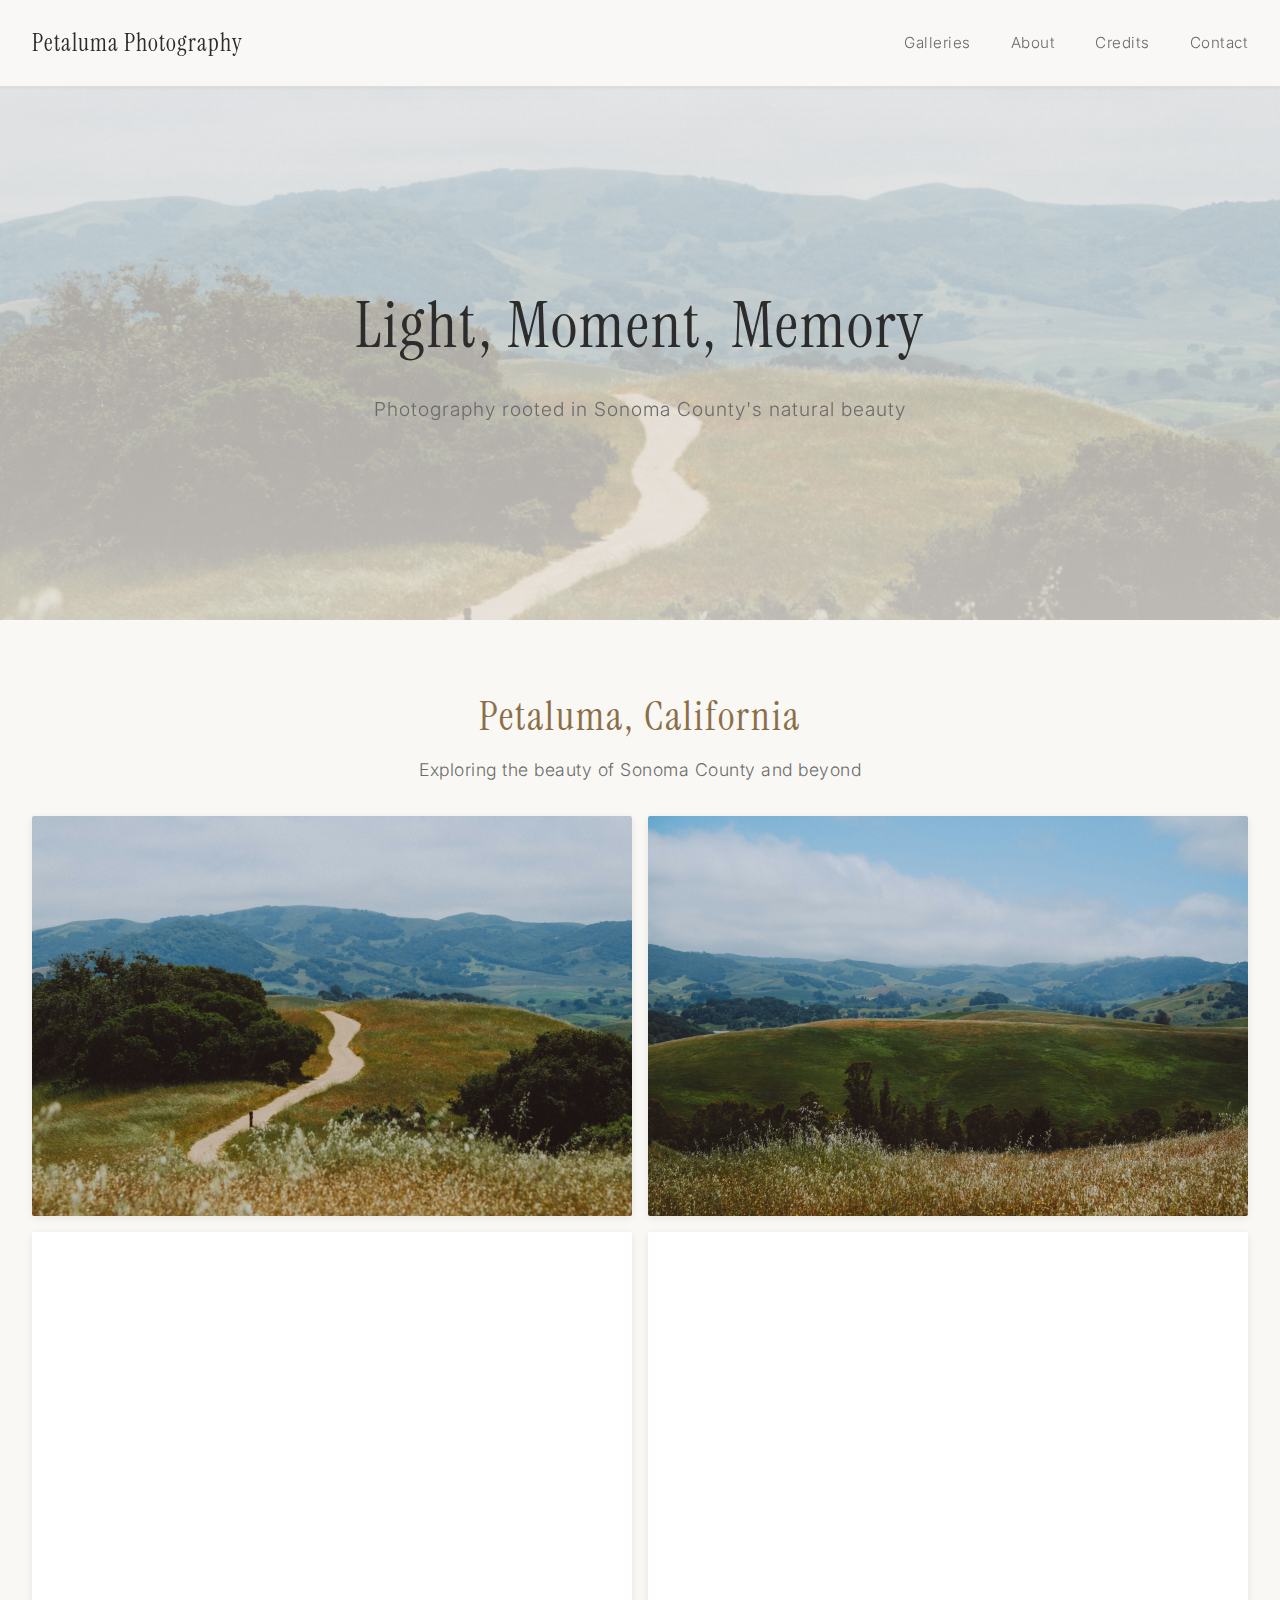
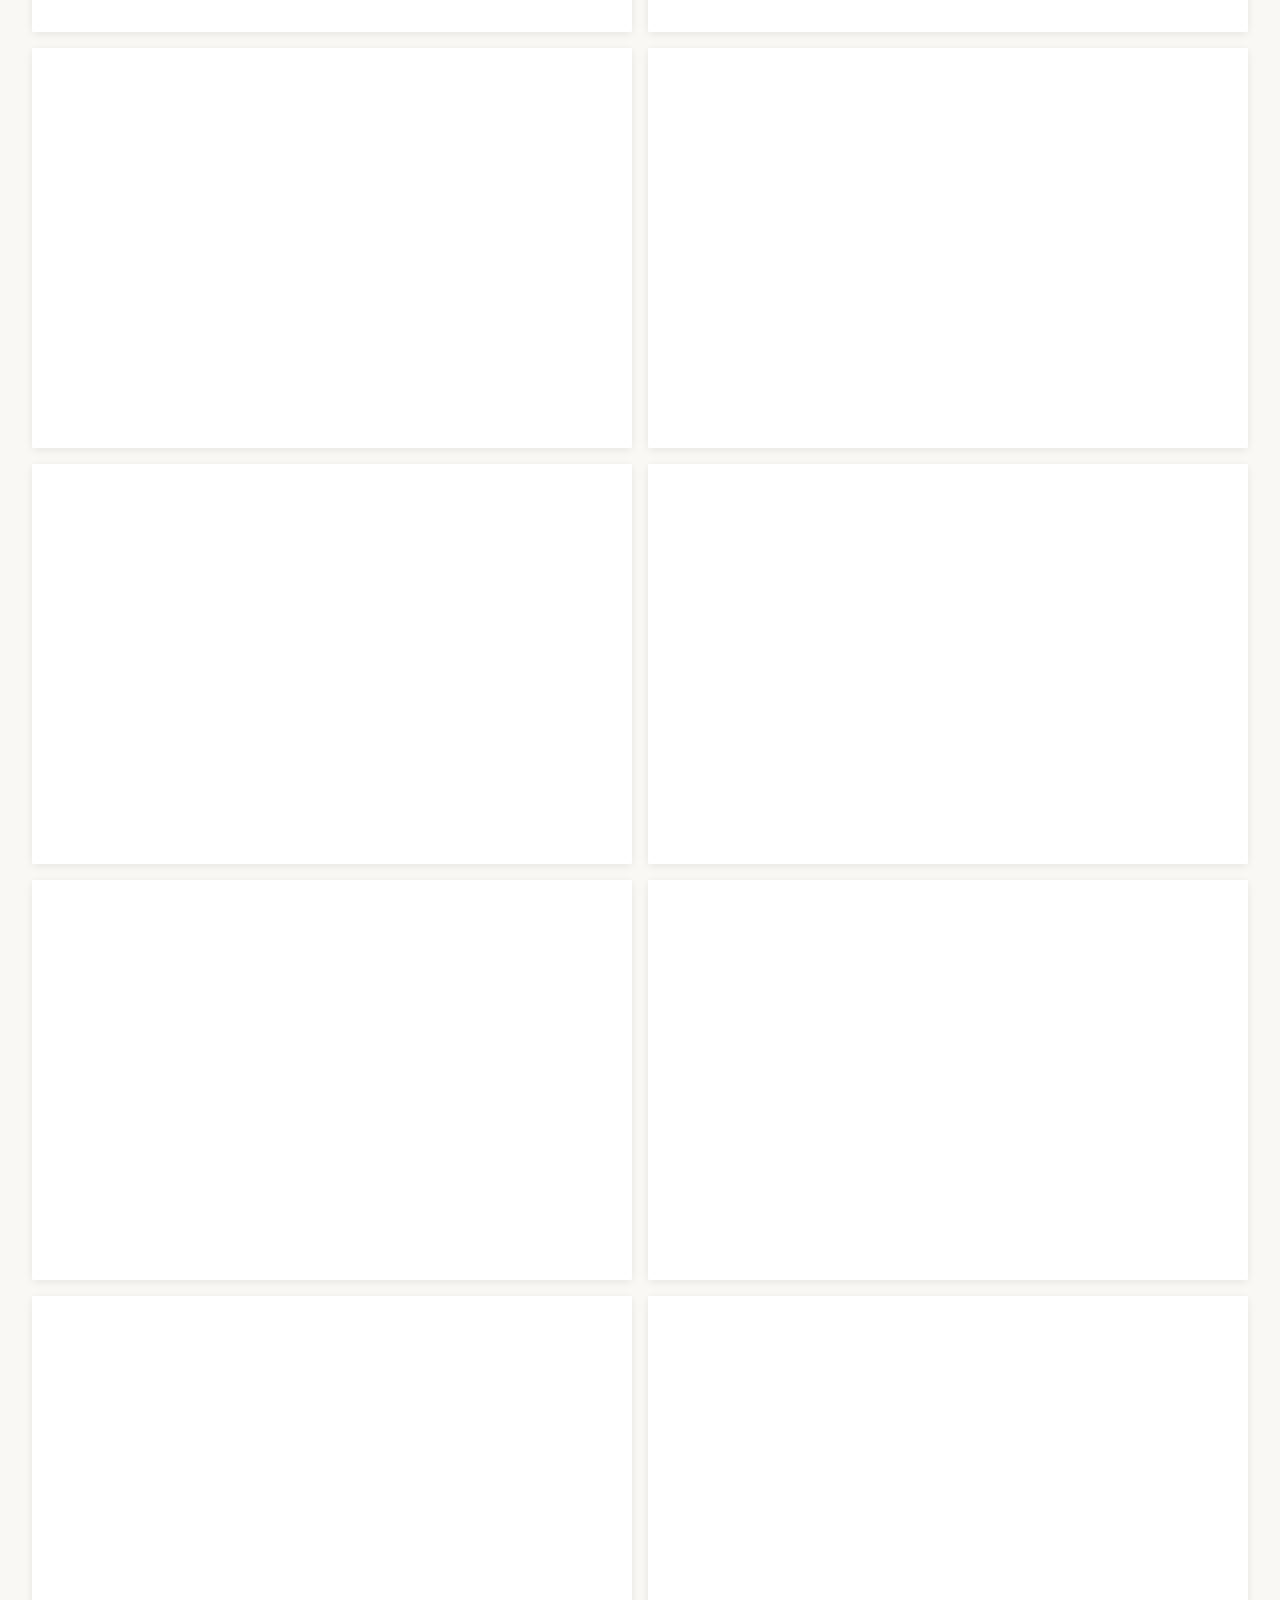
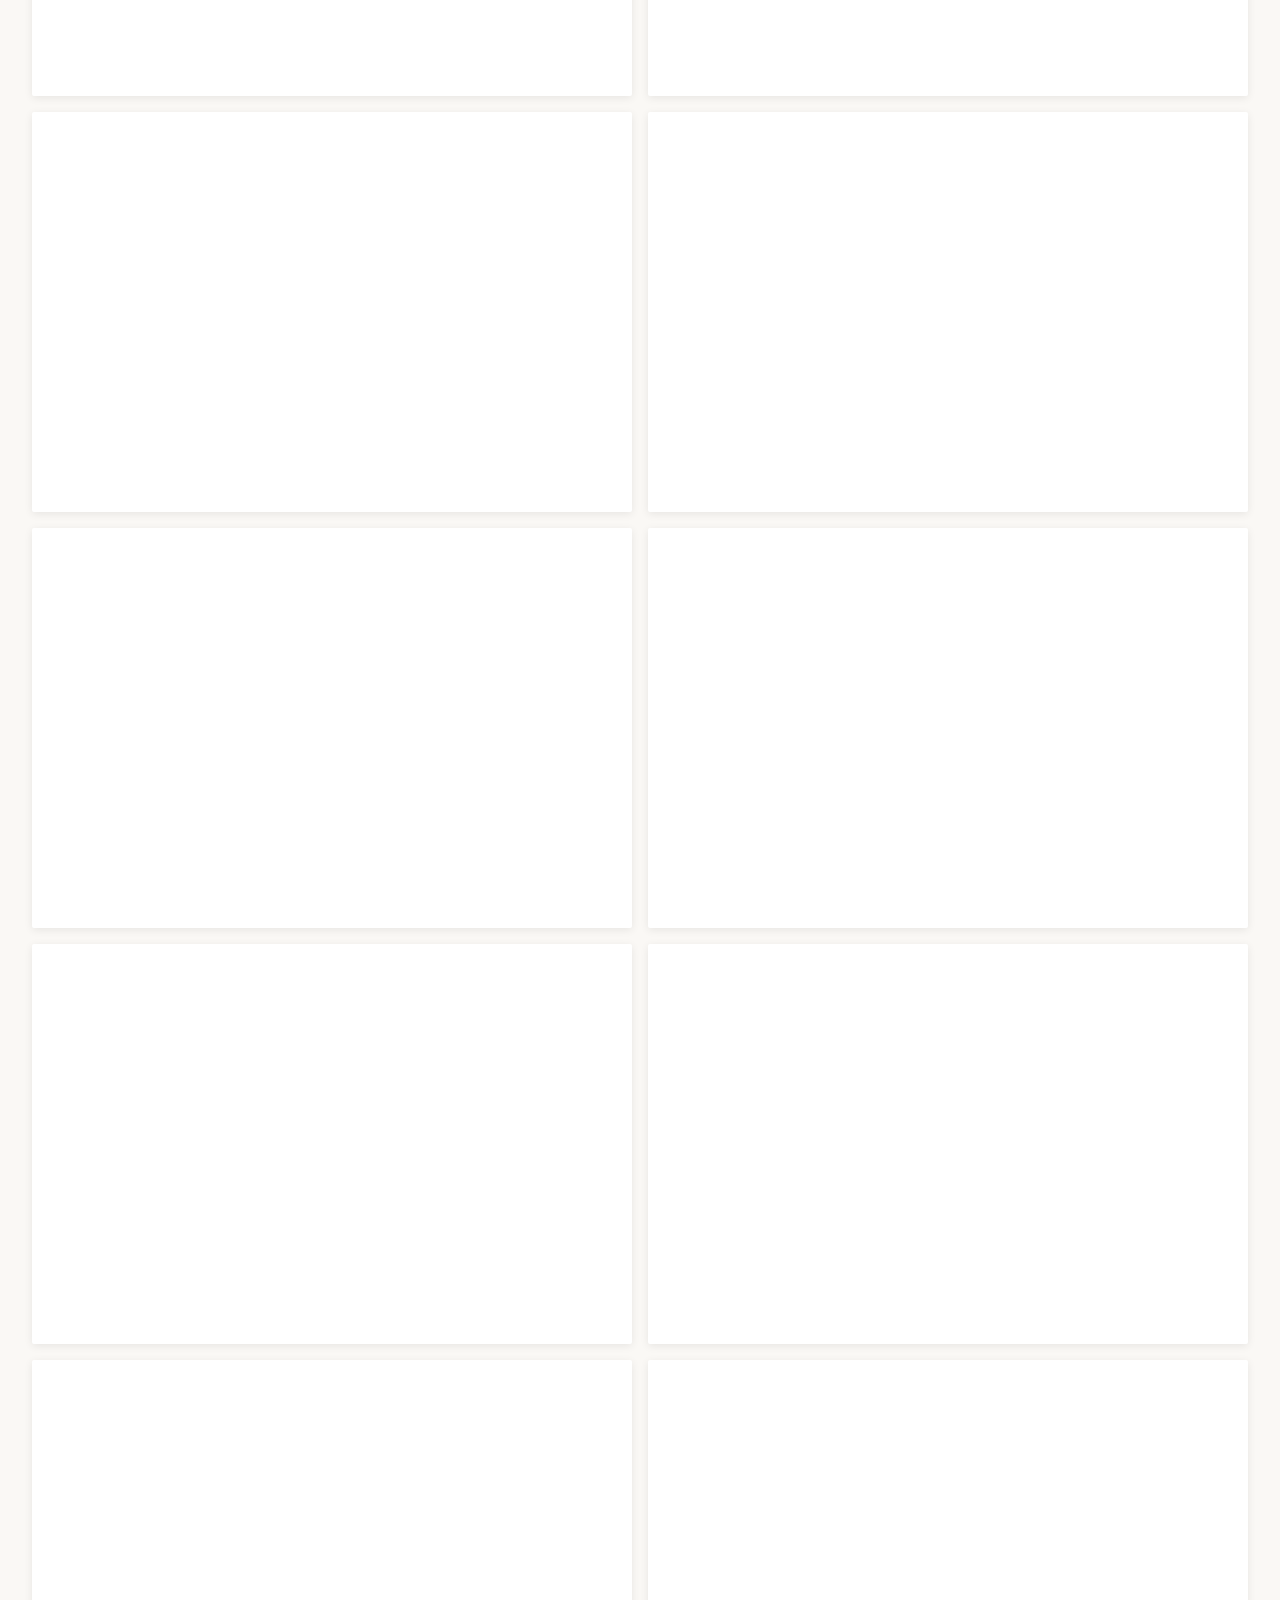
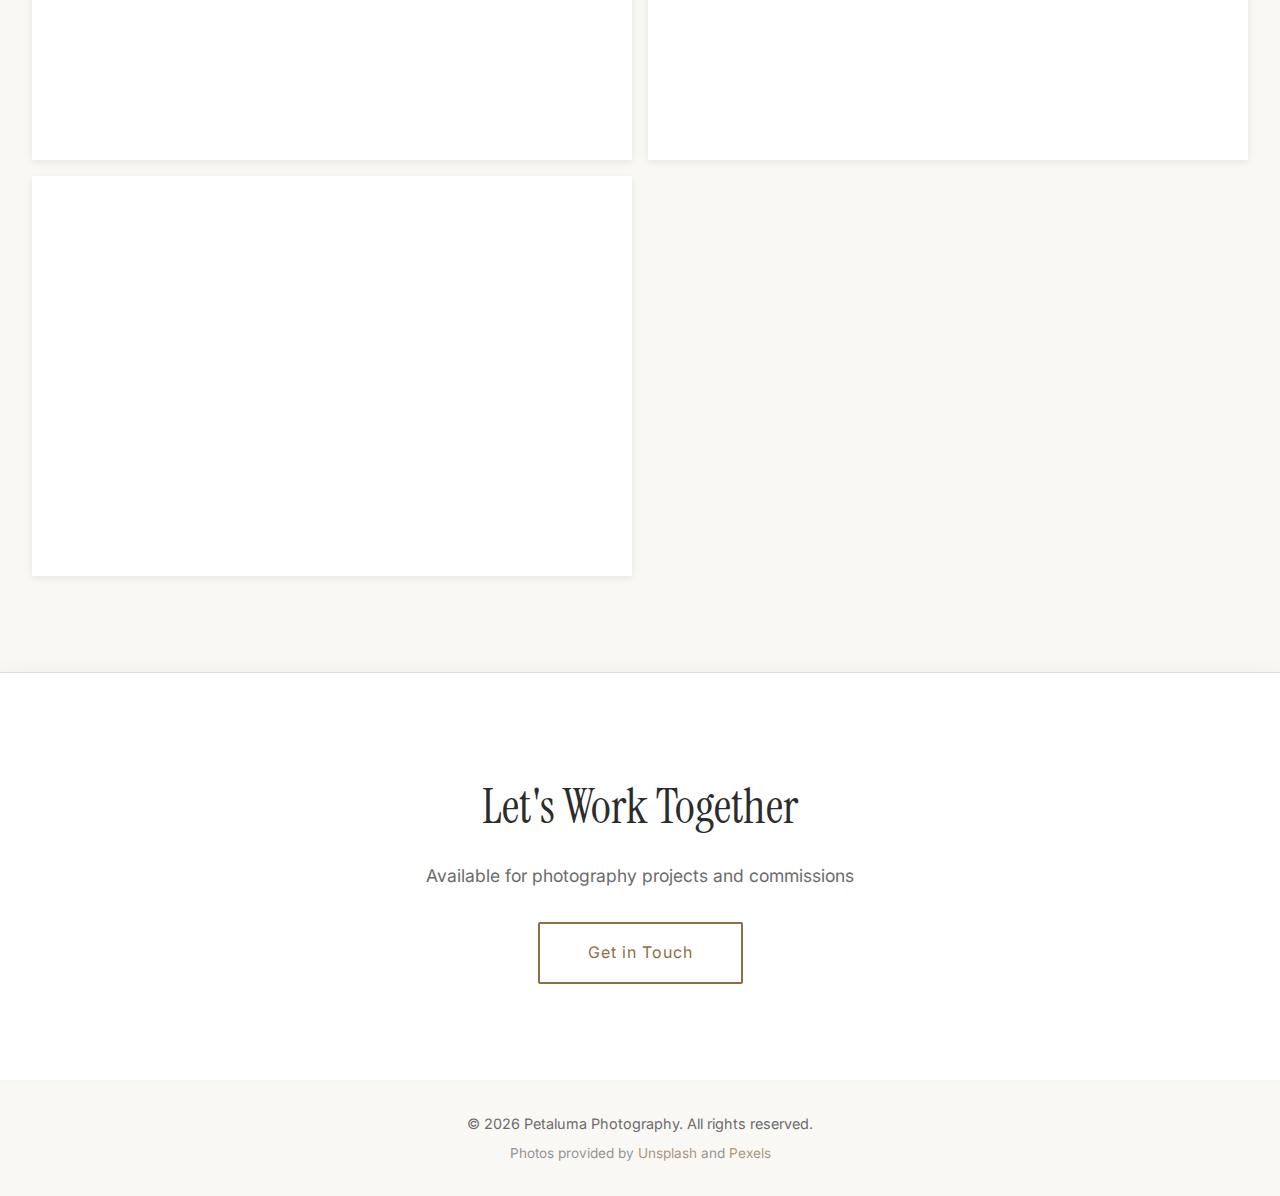
<file: index.html>
<!DOCTYPE html>
<html lang="en">
<head>
    <meta charset="UTF-8">
    <meta name="viewport" content="width=device-width, initial-scale=1.0">
    <meta name="description" content="Petaluma Photography - Capturing moments inspired by the beauty of Sonoma County">
    <title>Petaluma Photography | Portfolio</title>
    <link rel="stylesheet" href="css/style.css">
    <link rel="preconnect" href="https://fonts.googleapis.com">
    <link rel="preconnect" href="https://fonts.gstatic.com" crossorigin>
    <link href="https://fonts.googleapis.com/css2?family=Instrument+Serif:ital@0;1&family=Inter:wght@300;400;500&display=swap" rel="stylesheet">
</head>
<body>
    <a href="#galleries" class="skip-link">Skip to gallery</a>
    <header class="header">
        <nav class="nav">
            <div class="nav-brand">
                <h1><a href="index.html">Petaluma Photography</a></h1>
            </div>
            <ul class="nav-links">
                <li><a href="#galleries">Galleries</a></li>
                <li><a href="about.html">About</a></li>
                <li><a href="credits.html">Credits</a></li>
                <li><a href="#contact">Contact</a></li>
            </ul>
        </nav>
    </header>

    <section class="hero">
        <img src="" alt="" class="hero-image">
        <div class="hero-overlay"></div>
        <div class="hero-content">
            <h2>Light, Moment, Memory</h2>
            <p>Photography rooted in Sonoma County's natural beauty</p>
        </div>
    </section>

    <main id="galleries">
        <section class="gallery-section">
            <h3 class="gallery-title">Petaluma, California</h3>
            <p class="gallery-subtitle">Exploring the beauty of Sonoma County and beyond</p>
            <div class="gallery-grid" data-gallery="petaluma">
                <!-- Images will be dynamically loaded -->
            </div>
        </section>
    </main>

    <section id="contact" class="contact">
        <div class="contact-content">
            <h3>Let's Work Together</h3>
            <p>Available for photography projects and commissions</p>
            <a href="#" class="contact-button" id="contact-email">Get in Touch</a>
        </div>
    </section>

    <footer class="footer">
        <p>&copy; 2026 Petaluma Photography. All rights reserved.</p>
        <p class="footer-credits">Photos provided by <a href="https://unsplash.com" target="_blank" rel="noopener">Unsplash</a> and <a href="https://pexels.com" target="_blank" rel="noopener">Pexels</a></p>
    </footer>

    <!-- Lightbox -->
    <div id="lightbox" class="lightbox" role="dialog" aria-label="Image viewer">
        <button class="lightbox-close" aria-label="Close">&times;</button>
        <button class="lightbox-prev" aria-label="Previous image">&#10094;</button>
        <button class="lightbox-next" aria-label="Next image">&#10095;</button>
        <img class="lightbox-content" alt="Gallery image">
        <div class="lightbox-caption"></div>
    </div>

    <script src="js/main.js"></script>
</body>
</html>
</file>
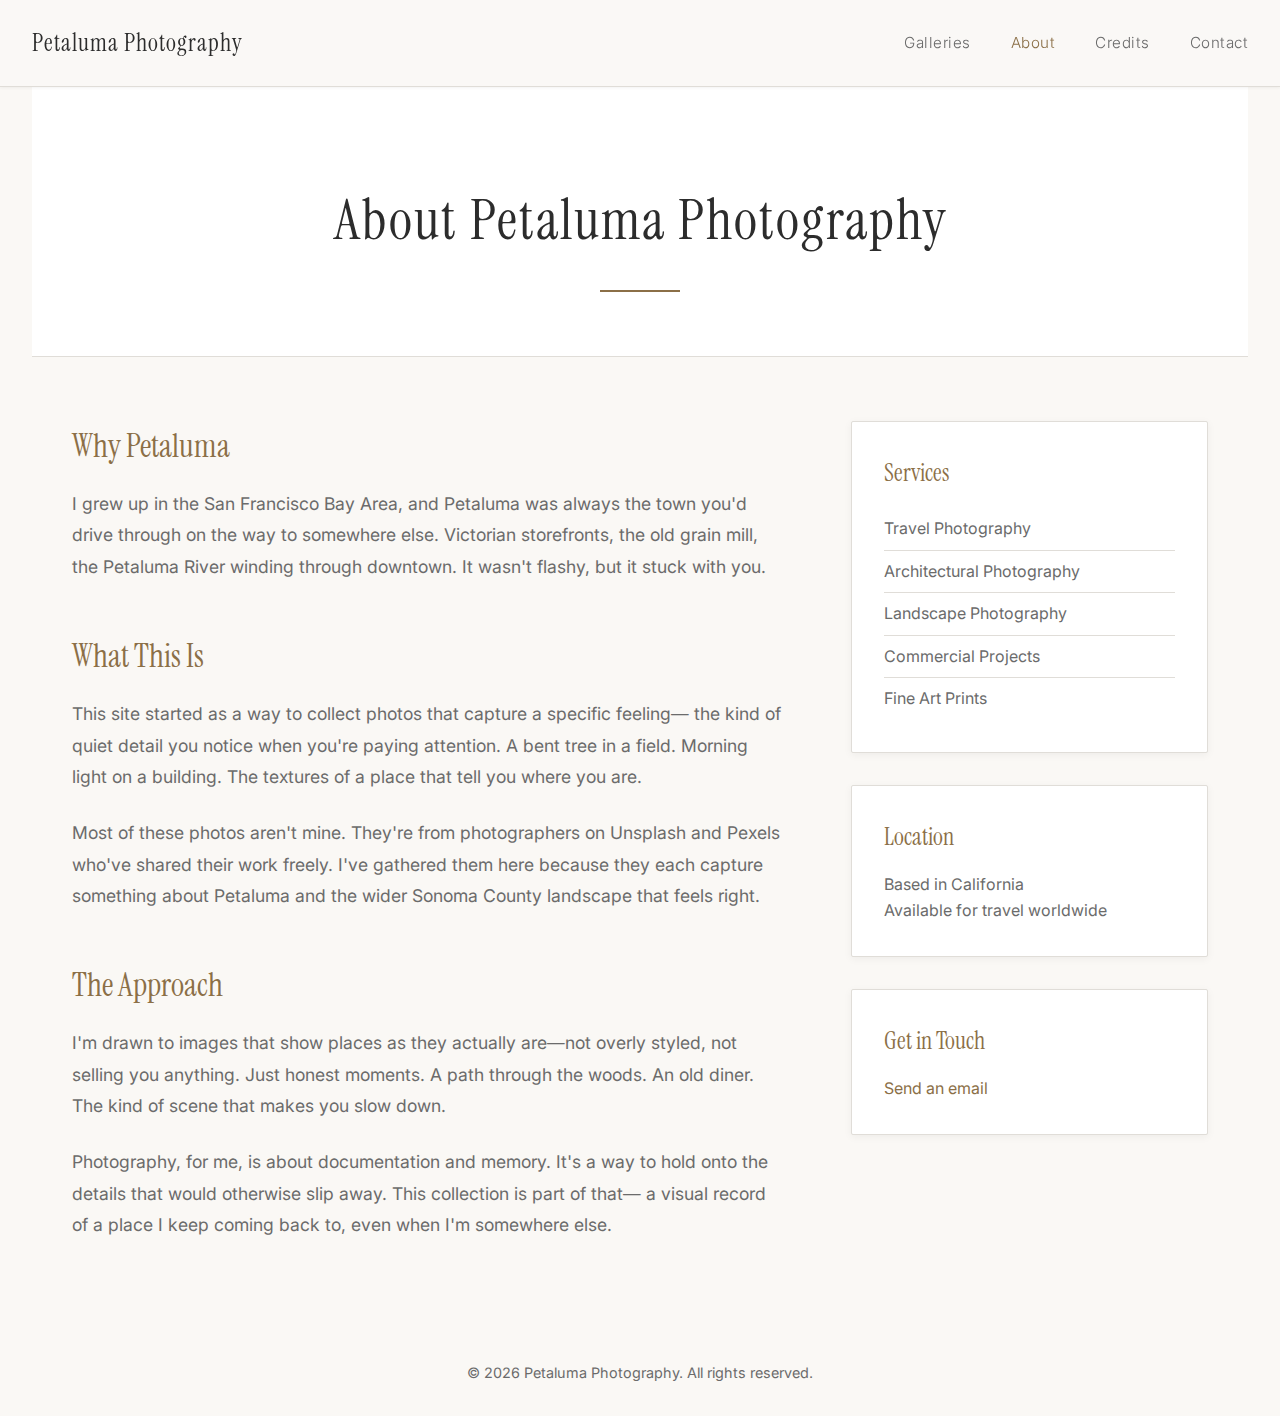
<file: about.html>
<!DOCTYPE html>
<html lang="en">
<head>
    <meta charset="UTF-8">
    <meta name="viewport" content="width=device-width, initial-scale=1.0">
    <meta name="description" content="About Petaluma Photography - Inspired by the beauty of Sonoma County">
    <title>About | Petaluma Photography</title>
    <link rel="stylesheet" href="css/style.css">
    <link rel="stylesheet" href="css/about.css">
    <link rel="preconnect" href="https://fonts.googleapis.com">
    <link rel="preconnect" href="https://fonts.gstatic.com" crossorigin>
    <link href="https://fonts.googleapis.com/css2?family=Instrument+Serif:ital@0;1&family=Inter:wght@300;400;500&display=swap" rel="stylesheet">
</head>
<body>
    <a href="#about-content" class="skip-link">Skip to content</a>
    <header class="header">
        <nav class="nav">
            <div class="nav-brand">
                <h1><a href="index.html">Petaluma Photography</a></h1>
            </div>
            <ul class="nav-links">
                <li><a href="index.html#galleries">Galleries</a></li>
                <li><a href="about.html" class="active">About</a></li>
                <li><a href="credits.html">Credits</a></li>
                <li><a href="index.html#contact">Contact</a></li>
            </ul>
        </nav>
    </header>

    <main class="about-main">
        <section class="about-hero">
            <h2>About Petaluma Photography</h2>
            <div class="decorative-line"></div>
        </section>

        <section id="about-content" class="about-content">
            <div class="about-text">
                <h3>Why Petaluma</h3>
                <p>
                    I grew up in the San Francisco Bay Area, and Petaluma was always the town you'd drive through
                    on the way to somewhere else. Victorian storefronts, the old grain mill,
                    the Petaluma River winding through downtown. It wasn't flashy, but it stuck with you.
                </p>

                <h3>What This Is</h3>
                <p>
                    This site started as a way to collect photos that capture a specific feeling—
                    the kind of quiet detail you notice when you're paying attention. A bent tree in a field.
                    Morning light on a building. The textures of a place that tell you where you are.
                </p>
                <p>
                    Most of these photos aren't mine. They're from photographers on Unsplash and Pexels
                    who've shared their work freely. I've gathered them here because they each capture
                    something about Petaluma and the wider Sonoma County landscape that feels right.
                </p>

                <h3>The Approach</h3>
                <p>
                    I'm drawn to images that show places as they actually are—not overly styled,
                    not selling you anything. Just honest moments. A path through the woods.
                    An old diner. The kind of scene that makes you slow down.
                </p>
                <p>
                    Photography, for me, is about documentation and memory. It's a way to hold
                    onto the details that would otherwise slip away. This collection is part of that—
                    a visual record of a place I keep coming back to, even when I'm somewhere else.
                </p>
            </div>

            <aside class="about-sidebar">
                <div class="info-card">
                    <h4>Services</h4>
                    <ul>
                        <li>Travel Photography</li>
                        <li>Architectural Photography</li>
                        <li>Landscape Photography</li>
                        <li>Commercial Projects</li>
                        <li>Fine Art Prints</li>
                    </ul>
                </div>

                <div class="info-card">
                    <h4>Location</h4>
                    <p>Based in California<br>Available for travel worldwide</p>
                </div>

                <div class="info-card">
                    <h4>Get in Touch</h4>
                    <p>
                        <a href="#" id="contact-email-about">Send an email</a>
                    </p>
                    <script>
                        document.getElementById('contact-email-about').addEventListener('click', function(e) {
                            e.preventDefault();
                            window.location.href = 'mai' + 'lto:' + 'myb' + 'bor' + '@' + 'gma' + 'il.com';
                        });
                    </script>
                </div>
            </aside>
        </section>
    </main>

    <footer class="footer">
        <p>&copy; 2026 Petaluma Photography. All rights reserved.</p>
    </footer>
</body>
</html>
</file>
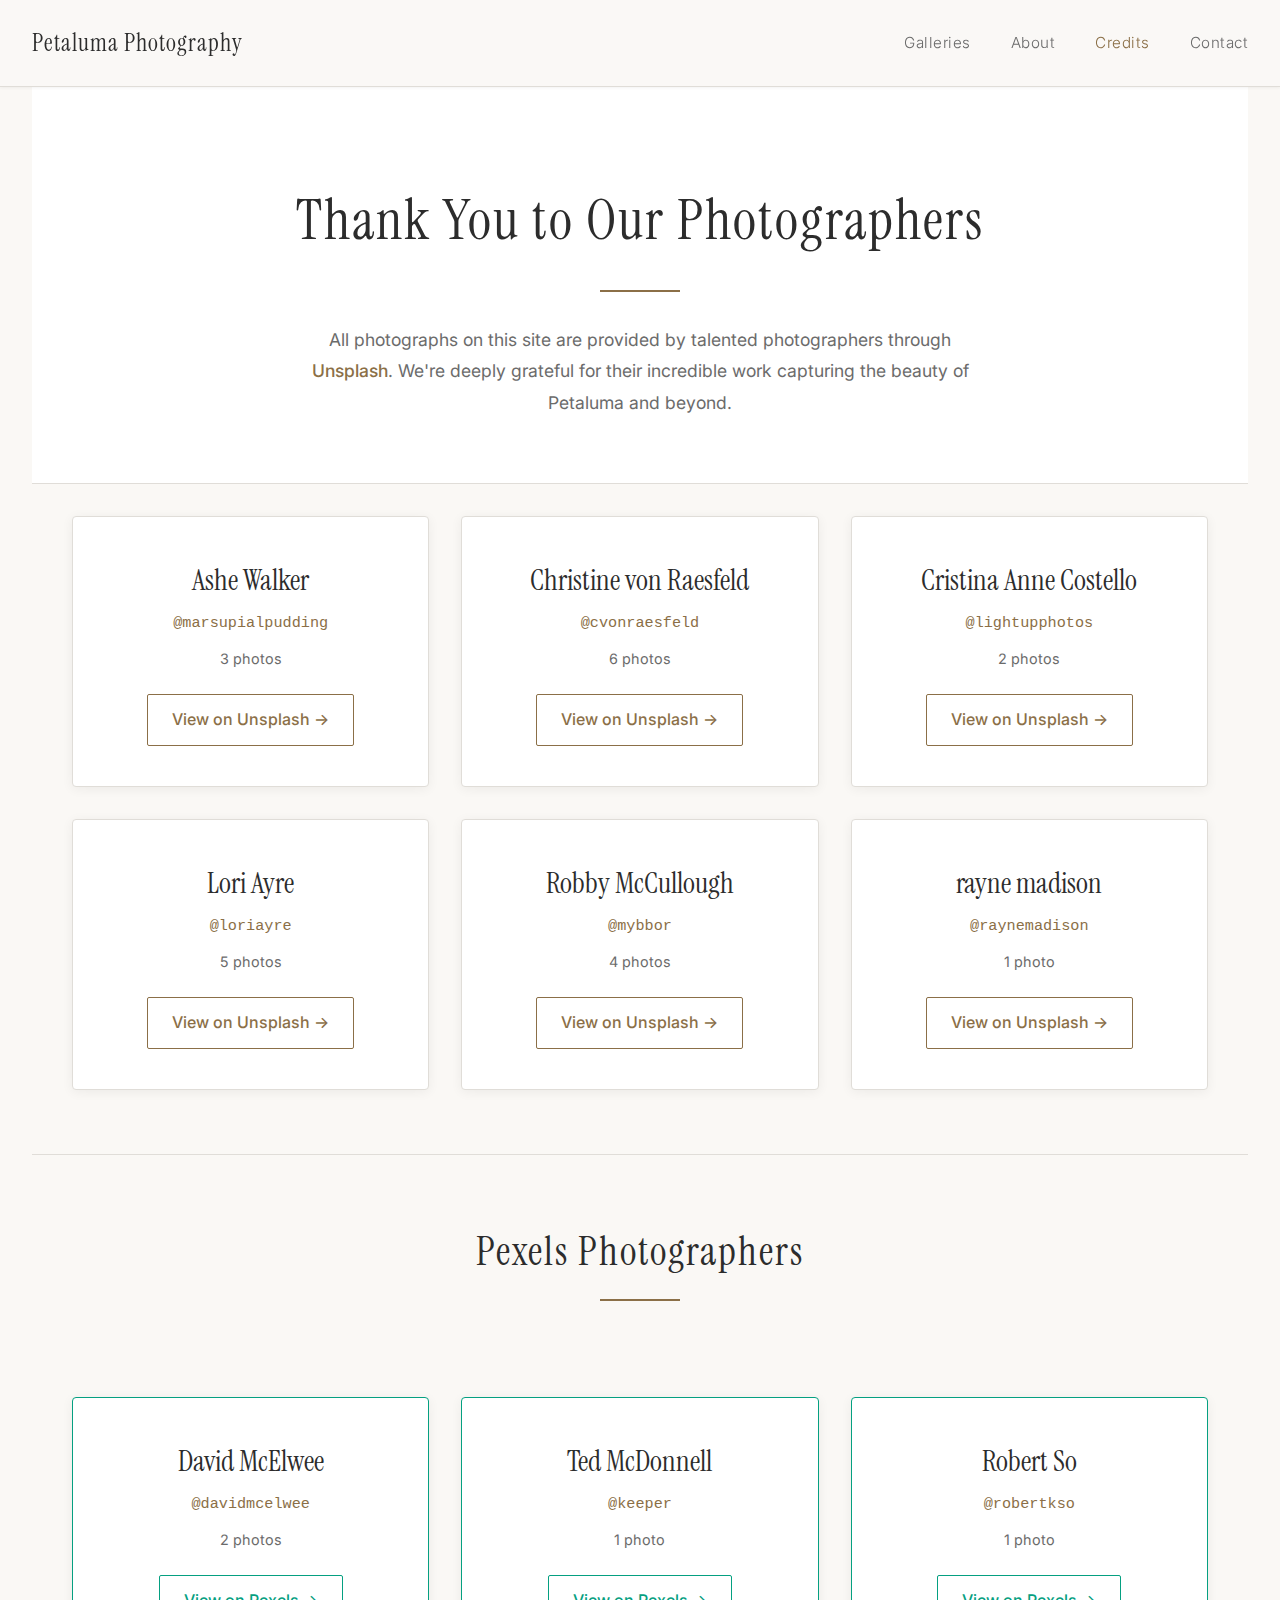
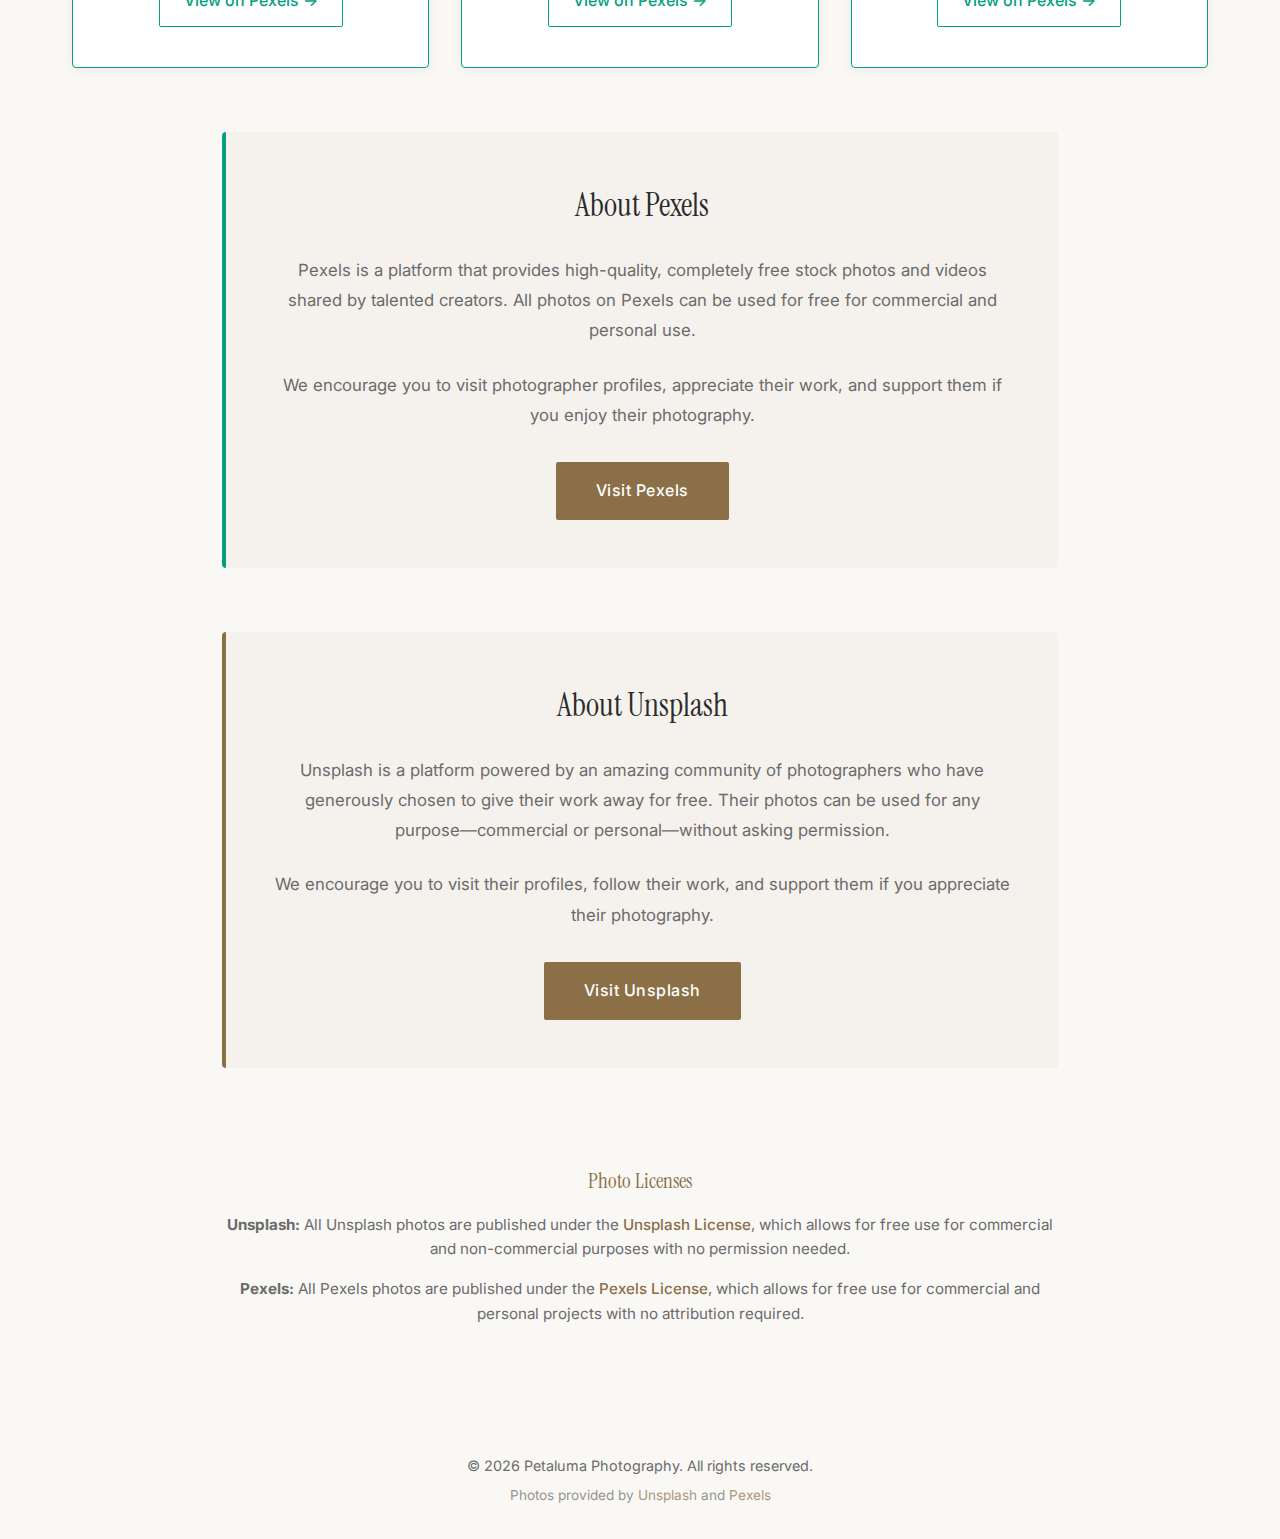
<file: credits.html>
<!DOCTYPE html>
<html lang="en">
<head>
    <meta charset="UTF-8">
    <meta name="viewport" content="width=device-width, initial-scale=1.0">
    <meta name="description" content="Photo Credits - Petaluma Photography">
    <title>Photo Credits | Petaluma Photography</title>
    <link rel="stylesheet" href="css/style.css">
    <link rel="stylesheet" href="css/credits.css">
    <link rel="preconnect" href="https://fonts.googleapis.com">
    <link rel="preconnect" href="https://fonts.gstatic.com" crossorigin>
    <link href="https://fonts.googleapis.com/css2?family=Instrument+Serif:ital@0;1&family=Inter:wght@300;400;500&display=swap" rel="stylesheet">
</head>
<body>
    <a href="#credits-content" class="skip-link">Skip to content</a>
    <header class="header">
        <nav class="nav">
            <div class="nav-brand">
                <h1><a href="index.html">Petaluma Photography</a></h1>
            </div>
            <ul class="nav-links">
                <li><a href="index.html#galleries">Galleries</a></li>
                <li><a href="about.html">About</a></li>
                <li><a href="credits.html" class="active">Credits</a></li>
                <li><a href="index.html#contact">Contact</a></li>
            </ul>
        </nav>
    </header>

    <main id="credits-content" class="credits-main">
        <section class="credits-hero">
            <h2>Thank You to Our Photographers</h2>
            <div class="decorative-line"></div>
            <p class="credits-intro">
                All photographs on this site are provided by talented photographers through
                <a href="https://unsplash.com" target="_blank" rel="noopener">Unsplash</a>.
                We're deeply grateful for their incredible work capturing the beauty of Petaluma and beyond.
            </p>
        </section>

        <section class="photographers-grid">
            <div class="photographer-card">
                <h3>Ashe Walker</h3>
                <p class="username">@marsupialpudding</p>
                <p class="photo-count">3 photos</p>
                <a href="https://unsplash.com/@marsupialpudding" target="_blank" rel="noopener" class="profile-link">
                    View on Unsplash →
                </a>
            </div>

            <div class="photographer-card">
                <h3>Christine von Raesfeld</h3>
                <p class="username">@cvonraesfeld</p>
                <p class="photo-count">6 photos</p>
                <a href="https://unsplash.com/@cvonraesfeld" target="_blank" rel="noopener" class="profile-link">
                    View on Unsplash →
                </a>
            </div>

            <div class="photographer-card">
                <h3>Cristina Anne Costello</h3>
                <p class="username">@lightupphotos</p>
                <p class="photo-count">2 photos</p>
                <a href="https://unsplash.com/@lightupphotos" target="_blank" rel="noopener" class="profile-link">
                    View on Unsplash →
                </a>
            </div>

            <div class="photographer-card">
                <h3>Lori Ayre</h3>
                <p class="username">@loriayre</p>
                <p class="photo-count">5 photos</p>
                <a href="https://unsplash.com/@loriayre" target="_blank" rel="noopener" class="profile-link">
                    View on Unsplash →
                </a>
            </div>

            <div class="photographer-card">
                <h3>Robby McCullough</h3>
                <p class="username">@mybbor</p>
                <p class="photo-count">4 photos</p>
                <a href="https://unsplash.com/@mybbor" target="_blank" rel="noopener" class="profile-link">
                    View on Unsplash →
                </a>
            </div>

            <div class="photographer-card">
                <h3>rayne madison</h3>
                <p class="username">@raynemadison</p>
                <p class="photo-count">1 photo</p>
                <a href="https://unsplash.com/@raynemadison" target="_blank" rel="noopener" class="profile-link">
                    View on Unsplash →
                </a>
            </div>
        </section>

        <section class="credits-divider">
            <h2>Pexels Photographers</h2>
            <div class="decorative-line"></div>
        </section>

        <section class="photographers-grid">
            <div class="photographer-card pexels-card">
                <h3>David McElwee</h3>
                <p class="username">@davidmcelwee</p>
                <p class="photo-count">2 photos</p>
                <a href="https://www.pexels.com/@davidmcelwee" target="_blank" rel="noopener" class="profile-link">
                    View on Pexels →
                </a>
            </div>

            <div class="photographer-card pexels-card">
                <h3>Ted McDonnell</h3>
                <p class="username">@keeper</p>
                <p class="photo-count">1 photo</p>
                <a href="https://www.pexels.com/@keeper" target="_blank" rel="noopener" class="profile-link">
                    View on Pexels →
                </a>
            </div>

            <div class="photographer-card pexels-card">
                <h3>Robert So</h3>
                <p class="username">@robertkso</p>
                <p class="photo-count">1 photo</p>
                <a href="https://www.pexels.com/@robertkso" target="_blank" rel="noopener" class="profile-link">
                    View on Pexels →
                </a>
            </div>
        </section>

        <section class="pexels-info">
            <div class="info-box">
                <h3>About Pexels</h3>
                <p>
                    Pexels is a platform that provides high-quality, completely free stock photos and videos
                    shared by talented creators. All photos on Pexels can be used for free for commercial
                    and personal use.
                </p>
                <p>
                    We encourage you to visit photographer profiles, appreciate their work, and support
                    them if you enjoy their photography.
                </p>
                <a href="https://pexels.com" target="_blank" rel="noopener" class="unsplash-button">
                    Visit Pexels
                </a>
            </div>
        </section>

        <section class="unsplash-info">
            <div class="info-box">
                <h3>About Unsplash</h3>
                <p>
                    Unsplash is a platform powered by an amazing community of photographers who have
                    generously chosen to give their work away for free. Their photos can be used for
                    any purpose—commercial or personal—without asking permission.
                </p>
                <p>
                    We encourage you to visit their profiles, follow their work, and support them
                    if you appreciate their photography.
                </p>
                <a href="https://unsplash.com" target="_blank" rel="noopener" class="unsplash-button">
                    Visit Unsplash
                </a>
            </div>
        </section>

        <section class="license-info">
            <h4>Photo Licenses</h4>
            <p>
                <strong>Unsplash:</strong> All Unsplash photos are published under the
                <a href="https://unsplash.com/license" target="_blank" rel="noopener">Unsplash License</a>,
                which allows for free use for commercial and non-commercial purposes with no permission needed.
            </p>
            <p>
                <strong>Pexels:</strong> All Pexels photos are published under the
                <a href="https://www.pexels.com/license/" target="_blank" rel="noopener">Pexels License</a>,
                which allows for free use for commercial and personal projects with no attribution required.
            </p>
        </section>
    </main>

    <footer class="footer">
        <p>&copy; 2026 Petaluma Photography. All rights reserved.</p>
        <p class="footer-credits">Photos provided by <a href="https://unsplash.com" target="_blank" rel="noopener">Unsplash</a> and <a href="https://pexels.com" target="_blank" rel="noopener">Pexels</a></p>
    </footer>
</body>
</html>
</file>
<file: css/about.css>
/* About Page Specific Styles */

.about-main {
    margin-top: 80px;
    min-height: calc(100vh - 200px);
}

.about-hero {
    text-align: center;
    padding: 6rem 2rem 4rem;
    background: var(--paper-white);
    border-bottom: 1px solid var(--border-color);
}

.about-hero h2 {
    font-family: 'Instrument Serif', serif;
    font-size: 3.5rem;
    font-weight: 400;
    margin-bottom: 1.5rem;
    letter-spacing: 2px;
    color: var(--text-primary);
}

.decorative-line {
    width: 80px;
    height: 2px;
    background: var(--accent);
    margin: 0 auto;
}

.about-content {
    max-width: 1200px;
    margin: 4rem auto;
    padding: 0 2rem;
    display: grid;
    grid-template-columns: 2fr 1fr;
    gap: 4rem;
}

.about-text h3 {
    font-family: 'Instrument Serif', serif;
    font-size: 2rem;
    color: var(--accent);
    margin-top: 3rem;
    margin-bottom: 1rem;
    font-weight: 400;
}

.about-text h3:first-child {
    margin-top: 0;
}

.about-text p {
    font-size: 1.1rem;
    line-height: 1.8;
    color: var(--text-secondary);
    margin-bottom: 1.5rem;
}

.about-sidebar {
    display: flex;
    flex-direction: column;
    gap: 2rem;
}

.info-card {
    background: var(--paper-white);
    padding: 2rem;
    border-radius: 2px;
    border: 1px solid var(--border-color);
    box-shadow: 0 2px 8px rgba(0, 0, 0, 0.05);
}

.info-card h4 {
    font-family: 'Instrument Serif', serif;
    font-size: 1.5rem;
    color: var(--accent);
    margin-bottom: 1rem;
    font-weight: 400;
}

.info-card ul {
    list-style: none;
}

.info-card ul li {
    padding: 0.5rem 0;
    color: var(--text-secondary);
    border-bottom: 1px solid var(--border-color);
}

.info-card ul li:last-child {
    border-bottom: none;
}

.info-card p {
    color: var(--text-secondary);
    line-height: 1.6;
}

.info-card a {
    color: var(--accent);
    text-decoration: none;
    transition: var(--transition);
}

.info-card a:hover {
    color: var(--accent-light);
}

.nav-links a.active {
    color: var(--accent);
}

/* Responsive Design */
@media (max-width: 968px) {
    .about-content {
        grid-template-columns: 1fr;
        gap: 3rem;
    }

    .about-sidebar {
        order: -1;
    }
}

@media (max-width: 768px) {
    .about-hero h2 {
        font-size: 2.5rem;
    }

    .about-hero {
        padding: 4rem 1rem 3rem;
    }

    .about-text h3 {
        font-size: 1.5rem;
    }

    .about-text p {
        font-size: 1rem;
    }

    .about-content {
        margin: 2rem auto;
        padding: 0 1rem;
    }
}
</file>
<file: css/credits.css>
/* Credits Page Styles */

.credits-main {
    margin-top: 80px;
    min-height: calc(100vh - 200px);
}

.credits-hero {
    text-align: center;
    padding: 6rem 2rem 4rem;
    background: var(--paper-white);
    border-bottom: 1px solid var(--border-color);
}

.credits-hero h2 {
    font-family: 'Instrument Serif', serif;
    font-size: 3.5rem;
    font-weight: 400;
    margin-bottom: 1.5rem;
    letter-spacing: 2px;
    color: var(--text-primary);
}

.decorative-line {
    width: 80px;
    height: 2px;
    background: var(--accent);
    margin: 0 auto 2rem;
}

.credits-intro {
    max-width: 700px;
    margin: 0 auto;
    font-size: 1.1rem;
    line-height: 1.8;
    color: var(--text-secondary);
}

.credits-intro a {
    color: var(--accent);
    text-decoration: none;
    font-weight: 500;
    transition: var(--transition);
}

.credits-intro a:hover {
    color: var(--accent-light);
}

/* Credits Divider */
.credits-divider {
    text-align: center;
    padding: 4rem 2rem 2rem;
    margin-top: 4rem;
    border-top: 1px solid var(--border-color);
}

.credits-divider h2 {
    font-family: 'Instrument Serif', serif;
    font-size: 2.5rem;
    font-weight: 400;
    margin-bottom: 1rem;
    letter-spacing: 2px;
    color: var(--text-primary);
}

/* Photographers Grid */
.photographers-grid {
    max-width: 1200px;
    margin: 2rem auto 4rem;
    padding: 0 2rem;
    display: grid;
    grid-template-columns: repeat(auto-fit, minmax(300px, 1fr));
    gap: 2rem;
}

.photographer-card {
    background: var(--paper-white);
    padding: 2.5rem;
    border-radius: 4px;
    border: 1px solid var(--border-color);
    box-shadow: 0 2px 12px rgba(0, 0, 0, 0.06);
    transition: var(--transition);
    text-align: center;
}

.photographer-card:hover {
    transform: translateY(-4px);
    box-shadow: 0 8px 24px rgba(0, 0, 0, 0.1);
}

.photographer-card h3 {
    font-family: 'Instrument Serif', serif;
    font-size: 1.8rem;
    color: var(--text-primary);
    margin-bottom: 0.5rem;
    font-weight: 400;
}

.username {
    color: var(--accent);
    font-size: 0.95rem;
    margin-bottom: 0.75rem;
    font-family: monospace;
}

.photo-count {
    color: var(--text-secondary);
    font-size: 0.9rem;
    margin-bottom: 1.5rem;
}

.profile-link {
    display: inline-block;
    color: var(--accent);
    text-decoration: none;
    font-weight: 500;
    padding: 0.75rem 1.5rem;
    border: 1px solid var(--accent);
    border-radius: 2px;
    transition: var(--transition);
}

.profile-link:hover {
    background: var(--accent);
    color: var(--paper-white);
}

/* Pexels Card Styling */
.pexels-card {
    border-color: #05A081;
}

.pexels-card .profile-link {
    border-color: #05A081;
    color: #05A081;
}

.pexels-card .profile-link:hover {
    background: #05A081;
    color: var(--paper-white);
}

/* Info Sections */
.pexels-info {
    max-width: 900px;
    margin: 4rem auto;
    padding: 0 2rem;
}

.pexels-info .info-box {
    border-left-color: #05A081;
}

.unsplash-info {
    max-width: 900px;
    margin: 4rem auto;
    padding: 0 2rem;
}

.info-box {
    background: var(--secondary-bg);
    padding: 3rem;
    border-radius: 4px;
    border-left: 4px solid var(--accent);
    text-align: center;
}

.info-box h3 {
    font-family: 'Instrument Serif', serif;
    font-size: 2rem;
    color: var(--text-primary);
    margin-bottom: 1.5rem;
    font-weight: 400;
}

.info-box p {
    font-size: 1.05rem;
    line-height: 1.8;
    color: var(--text-secondary);
    margin-bottom: 1.5rem;
}

.info-box p:last-of-type {
    margin-bottom: 2rem;
}

.unsplash-button {
    display: inline-block;
    padding: 1rem 2.5rem;
    background: var(--accent);
    color: var(--paper-white);
    text-decoration: none;
    font-size: 1rem;
    font-weight: 500;
    letter-spacing: 0.5px;
    transition: var(--transition);
    border-radius: 2px;
}

.unsplash-button:hover {
    background: var(--accent-light);
    transform: translateY(-2px);
    box-shadow: 0 4px 12px rgba(139, 111, 71, 0.3);
}

/* License Info */
.license-info {
    max-width: 900px;
    margin: 0 auto 4rem;
    padding: 2rem;
    text-align: center;
}

.license-info h4 {
    font-family: 'Instrument Serif', serif;
    font-size: 1.3rem;
    color: var(--accent);
    margin-bottom: 1rem;
    font-weight: 400;
}

.license-info p {
    color: var(--text-secondary);
    font-size: 0.95rem;
    line-height: 1.6;
    margin-bottom: 1rem;
}

.license-info p:last-of-type {
    margin-bottom: 0;
}

.license-info a {
    color: var(--accent);
    text-decoration: none;
    font-weight: 500;
}

.license-info a:hover {
    text-decoration: underline;
}

/* Responsive Design */
@media (max-width: 768px) {
    .credits-hero h2 {
        font-size: 2.5rem;
    }

    .credits-hero {
        padding: 4rem 1rem 3rem;
    }

    .credits-intro {
        font-size: 1rem;
    }

    .photographers-grid {
        grid-template-columns: 1fr;
        margin: 3rem auto;
        padding: 0 1rem;
    }

    .photographer-card {
        padding: 2rem;
    }

    .info-box {
        padding: 2rem;
    }

    .info-box h3 {
        font-size: 1.6rem;
    }

    .info-box p {
        font-size: 1rem;
    }
}
</file>
<file: css/style.css>
/* Reset and Base Styles */
* {
    margin: 0;
    padding: 0;
    box-sizing: border-box;
}

:root {
    --primary-bg: #faf8f5;
    --secondary-bg: #f5f2ed;
    --paper-white: #ffffff;
    --text-primary: #2c2c2c;
    --text-secondary: #6b6b6b;
    --accent: #8b6f47;
    --accent-light: #a58b68;
    --border-color: #e0ddd8;
    --transition: all 0.3s cubic-bezier(0.4, 0, 0.2, 1);
}

body {
    font-family: 'Inter', -apple-system, BlinkMacSystemFont, 'Segoe UI', sans-serif;
    background-color: var(--primary-bg);
    color: var(--text-primary);
    line-height: 1.6;
    overflow-x: hidden;
}

/* Header and Navigation */
.header {
    position: fixed;
    top: 0;
    left: 0;
    right: 0;
    z-index: 1000;
    background: rgba(250, 248, 245, 0.95);
    backdrop-filter: blur(10px);
    border-bottom: 1px solid var(--border-color);
    box-shadow: 0 1px 3px rgba(0, 0, 0, 0.05);
}

.nav {
    max-width: 1400px;
    margin: 0 auto;
    padding: 1.5rem 2rem;
    display: flex;
    justify-content: space-between;
    align-items: center;
}

.nav-brand h1 {
    font-family: 'Instrument Serif', serif;
    font-size: 1.5rem;
    font-weight: 400;
    letter-spacing: 1px;
}

.nav-brand a {
    color: var(--text-primary);
    text-decoration: none;
    transition: var(--transition);
}

.nav-brand a:hover {
    color: var(--accent);
}

.nav-links {
    display: flex;
    gap: 2.5rem;
    list-style: none;
}

.nav-links a {
    color: var(--text-secondary);
    text-decoration: none;
    font-size: 0.95rem;
    font-weight: 300;
    letter-spacing: 0.5px;
    transition: var(--transition);
}

.nav-links a:hover,
.nav-links a.active {
    color: var(--accent);
}

/* Focus states for accessibility */
a:focus-visible,
button:focus-visible,
.gallery-item:focus-visible,
.contact-button:focus-visible {
    outline: 2px solid var(--accent);
    outline-offset: 2px;
}

.lightbox-control:focus-visible {
    outline: 2px solid white;
    outline-offset: 2px;
}

/* Skip to content */
.skip-link {
    position: absolute;
    top: -100%;
    left: 1rem;
    padding: 0.5rem 1rem;
    background: var(--accent);
    color: var(--paper-white);
    text-decoration: none;
    z-index: 1001;
    border-radius: 2px;
}

.skip-link:focus {
    top: 0.5rem;
}

/* Hero Section */
.hero {
    height: 60vh;
    position: relative;
    display: flex;
    align-items: center;
    justify-content: center;
    text-align: center;
    margin-top: 80px;
    overflow: hidden;
    background: var(--secondary-bg);
}

.hero-image {
    position: absolute;
    top: 0;
    left: 0;
    width: 100%;
    height: 120%;
    object-fit: cover;
    opacity: 0.65;
    filter: grayscale(10%);
    transform: translateY(0);
    will-change: transform;
}

.hero-overlay {
    position: absolute;
    top: 0;
    left: 0;
    width: 100%;
    height: 100%;
    background: linear-gradient(180deg, rgba(250, 248, 245, 0.4) 0%, rgba(245, 242, 237, 0.6) 100%);
}

.hero-content {
    position: relative;
    z-index: 2;
    max-width: 900px;
    padding: 0 2rem;
}

.hero-content h2 {
    font-family: 'Instrument Serif', serif;
    font-size: 4rem;
    font-weight: 400;
    margin-bottom: 1rem;
    letter-spacing: 2px;
    color: var(--text-primary);
}

.hero-content p {
    font-size: 1.2rem;
    color: var(--text-secondary);
    font-weight: 300;
    letter-spacing: 1px;
}

/* Gallery Sections */
main {
    max-width: 1800px;
    margin: 4rem auto;
    padding: 0 2rem;
}

.gallery-section {
    margin-bottom: 6rem;
}

.gallery-title {
    font-family: 'Instrument Serif', serif;
    font-size: 2.5rem;
    font-weight: 400;
    margin-bottom: 0.5rem;
    text-align: center;
    color: var(--accent);
    letter-spacing: 2px;
}

.gallery-subtitle {
    text-align: center;
    font-size: 1.1rem;
    color: var(--text-secondary);
    margin-bottom: 2rem;
    font-weight: 300;
    letter-spacing: 0.5px;
}

.gallery-grid {
    display: grid;
    grid-template-columns: repeat(auto-fill, minmax(min(400px, 100%), 1fr));
    gap: 1rem;
    margin-bottom: 2rem;
}

.gallery-item {
    position: relative;
    overflow: hidden;
    border-radius: 2px;
    cursor: pointer;
    background: var(--paper-white);
    box-shadow: 0 2px 8px rgba(0, 0, 0, 0.08);
    transition: transform 0.3s ease, box-shadow 0.3s ease;
    aspect-ratio: 3 / 2;
}

.gallery-item:hover {
    transform: translateY(-4px);
    box-shadow: 0 8px 20px rgba(0, 0, 0, 0.12);
}

.gallery-item img {
    width: 100%;
    height: 100%;
    object-fit: cover;
    transition: transform 0.6s cubic-bezier(0.4, 0, 0.2, 1);
    display: block;
}

.gallery-item:hover img {
    transform: scale(1.05);
}

.gallery-item::after {
    content: '';
    position: absolute;
    inset: 0;
    background: linear-gradient(180deg, transparent 60%, rgba(139, 111, 71, 0.2) 100%);
    opacity: 0;
    transition: var(--transition);
}

.gallery-item:hover::after {
    opacity: 1;
}

/* Lazy Loading */
.gallery-item img[data-src] {
    opacity: 0;
    transition: opacity 0.5s;
}

.gallery-item img.loaded {
    opacity: 1;
}

/* Contact Section */
.contact {
    background: var(--paper-white);
    padding: 6rem 2rem;
    text-align: center;
    margin-top: 6rem;
    border-top: 1px solid var(--border-color);
    box-shadow: 0 -4px 20px rgba(0, 0, 0, 0.03);
}

.contact-content h3 {
    font-family: 'Instrument Serif', serif;
    font-size: 3rem;
    margin-bottom: 1rem;
    font-weight: 400;
    color: var(--text-primary);
}

.contact-content p {
    font-size: 1.1rem;
    color: var(--text-secondary);
    margin-bottom: 2rem;
}

.contact-button {
    display: inline-block;
    padding: 1rem 3rem;
    background: transparent;
    border: 2px solid var(--accent);
    color: var(--accent);
    text-decoration: none;
    font-size: 1rem;
    letter-spacing: 1px;
    transition: var(--transition);
    border-radius: 2px;
}

.contact-button:hover {
    background: var(--accent);
    color: var(--paper-white);
}

/* Footer */
.footer {
    text-align: center;
    padding: 2rem;
    color: var(--text-secondary);
    font-size: 0.9rem;
}

.footer-credits {
    margin-top: 0.5rem;
    font-size: 0.85rem;
    opacity: 0.7;
}

.footer-credits a {
    color: var(--accent);
    text-decoration: none;
}

.footer-credits a:hover {
    text-decoration: underline;
}

/* Lightbox */
.lightbox {
    display: none;
    position: fixed;
    z-index: 2000;
    inset: 0;
    background-color: rgba(44, 44, 44, 0.97);
    overflow: hidden;
}

.lightbox.active {
    display: flex;
    align-items: center;
    justify-content: center;
}

.lightbox-content {
    max-width: 90%;
    max-height: 90vh;
    object-fit: contain;
    animation: fadeIn 0.3s;
}

@keyframes fadeIn {
    from { opacity: 0; transform: scale(0.95); }
    to { opacity: 1; transform: scale(1); }
}

.lightbox-close,
.lightbox-prev,
.lightbox-next {
    position: absolute;
    color: white;
    font-size: 3rem;
    font-weight: 300;
    cursor: pointer;
    user-select: none;
    transition: var(--transition);
    padding: 1rem;
    background: none;
    border: none;
    line-height: 1;
}

.lightbox-close {
    top: 1rem;
    right: 2rem;
}

.lightbox-close:hover {
    color: var(--accent);
}

.lightbox-prev {
    left: 2rem;
    top: 50%;
    transform: translateY(-50%);
}

.lightbox-next {
    right: 2rem;
    top: 50%;
    transform: translateY(-50%);
}

.lightbox-prev:hover,
.lightbox-next:hover {
    color: var(--accent);
}

.lightbox-caption {
    position: absolute;
    bottom: 2rem;
    left: 50%;
    transform: translateX(-50%);
    color: white;
    font-size: 1.1rem;
    text-align: center;
}

/* Responsive Design */
@media (max-width: 768px) {
    .nav {
        padding: 1rem;
    }

    .nav-brand h1 {
        font-size: 1.2rem;
    }

    .nav-links {
        gap: 1.5rem;
    }

    .nav-links a {
        font-size: 0.85rem;
    }

    .hero {
        height: 65vh;
        margin-top: 60px;
    }

    .hero-content {
        padding: 0 1.5rem;
    }

    .hero-content h2 {
        font-size: 2.5rem;
    }

    .hero-content p {
        font-size: 1rem;
    }

    .gallery-grid {
        grid-template-columns: 1fr;
        gap: 1rem;
    }

    .gallery-item {
        aspect-ratio: 1 / 1;
    }

    .gallery-title {
        font-size: 2rem;
    }

    .contact-content h3 {
        font-size: 2rem;
    }

    .lightbox-prev,
    .lightbox-next {
        font-size: 2rem;
        padding: 0.5rem;
    }

    .lightbox-close {
        top: 0.5rem;
        right: 1rem;
        font-size: 2.5rem;
    }
}

/* Tablet adjustments */
@media (max-width: 1024px) and (min-width: 769px) {
    .gallery-grid {
        grid-template-columns: repeat(auto-fill, minmax(300px, 1fr));
    }
}

@media (max-width: 480px) {
    .nav-links {
        gap: 1rem;
    }

    .hero-content h2 {
        font-size: 2rem;
    }

    main {
        padding: 0 1rem;
    }
}
</file>
